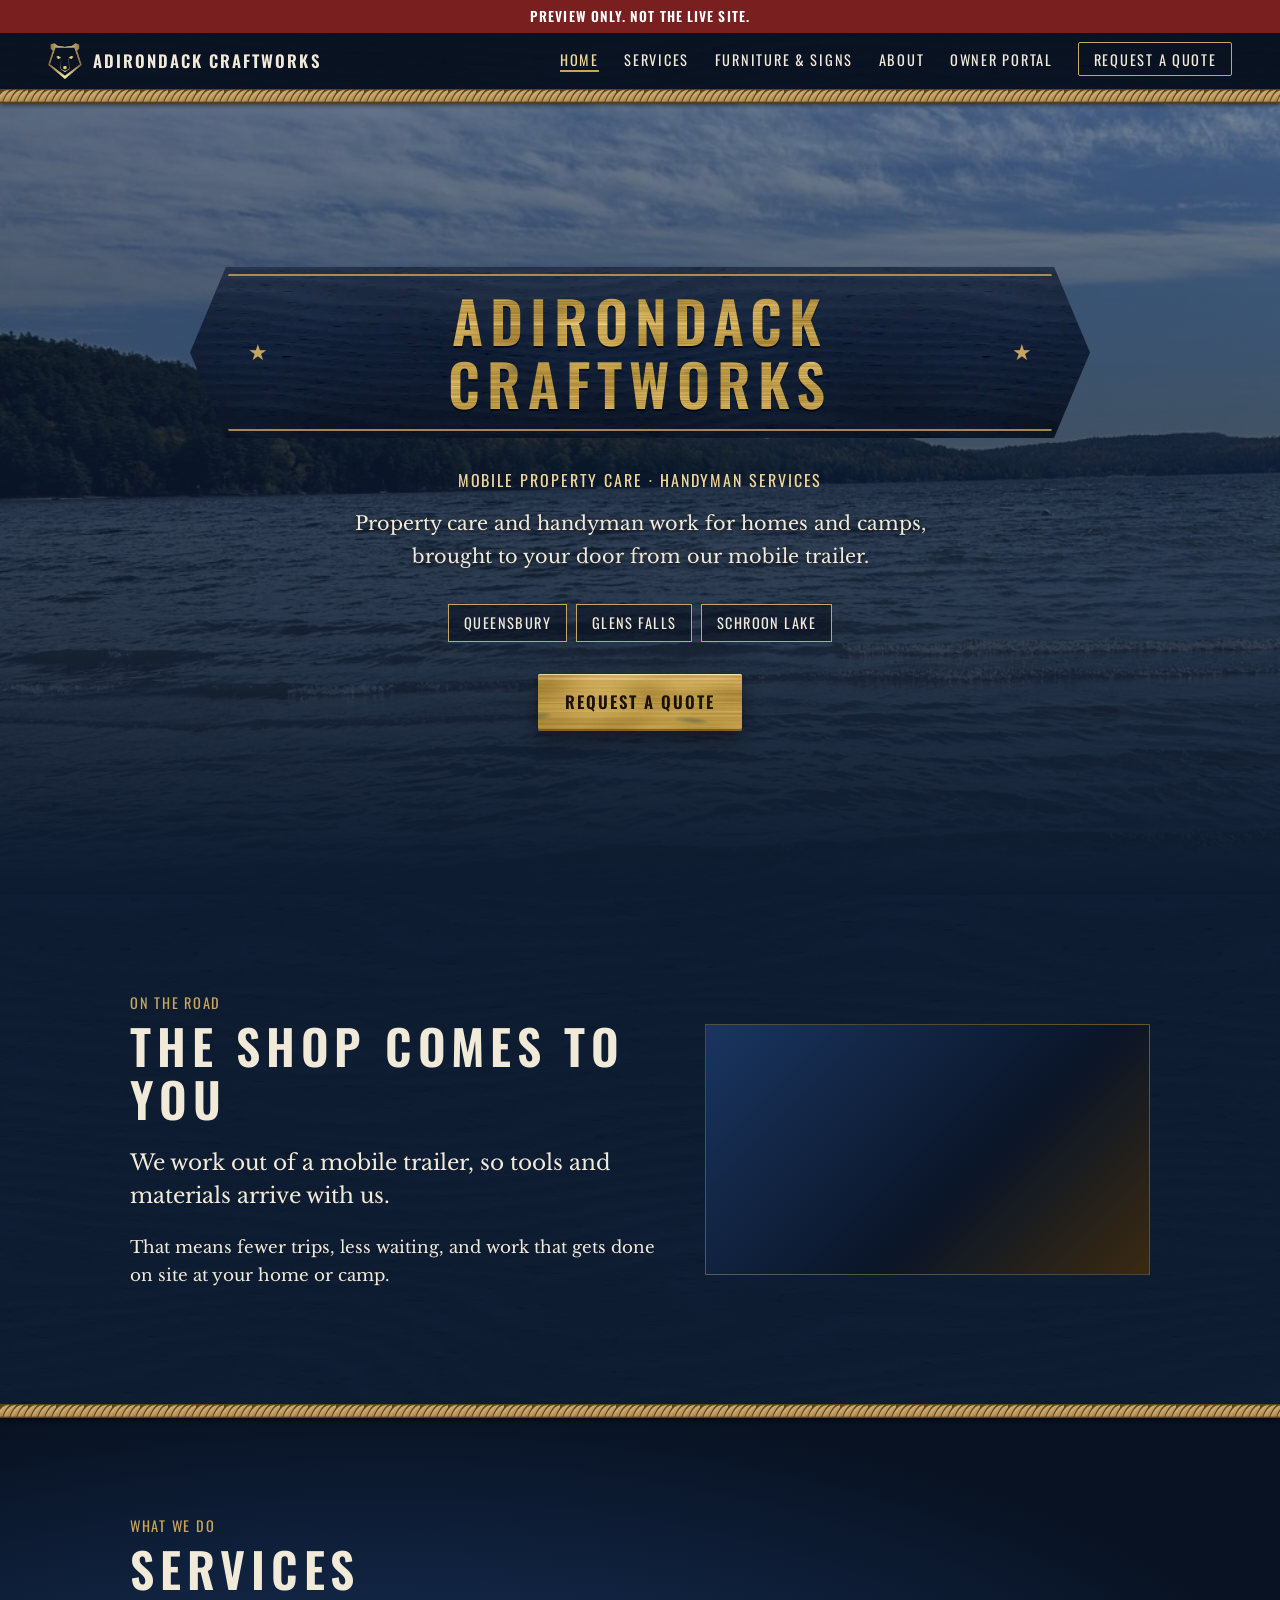
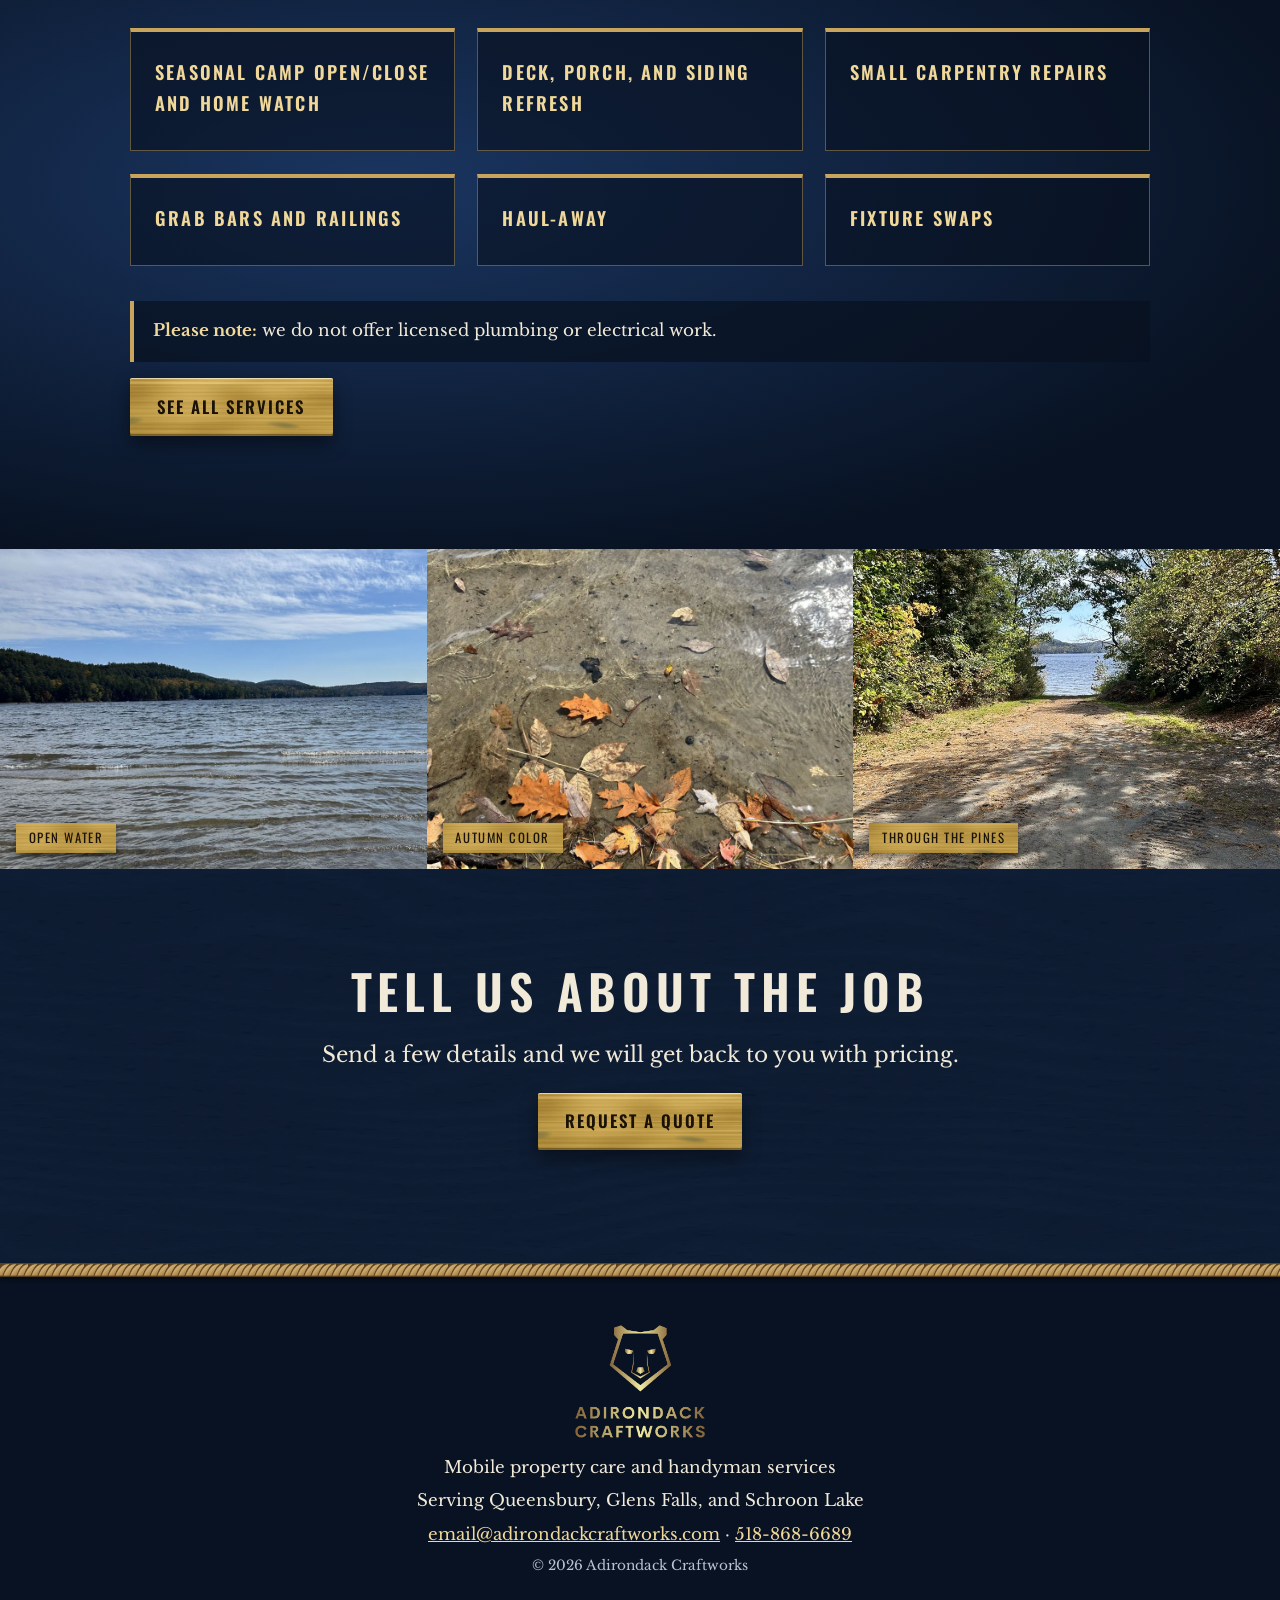
<file: index.html>
<!doctype html>
<html lang="en">
<head>
<meta charset="utf-8">
<meta name="viewport" content="width=device-width, initial-scale=1">
<meta name="robots" content="noindex,nofollow">
<title>Adirondack Craftworks | Mobile Property Care and Handyman Services</title>
<meta name="description" content="Adirondack Craftworks: mobile property care and handyman services in Queensbury, Glens Falls, and Schroon Lake.">
<link rel="preconnect" href="https://fonts.googleapis.com">
<link rel="preconnect" href="https://fonts.gstatic.com" crossorigin>
<link rel="stylesheet" href="https://fonts.googleapis.com/css2?family=Oswald:wght@400;600&family=Libre+Baskerville:ital,wght@0,400;0,700;1,400&display=swap">
<link rel="stylesheet" href="css/style.css">
<link rel="icon" href="images/logo-mark.png" type="image/png">
</head>
<body>
<a class="skip" href="#main">Skip to content</a>
<div class="preview-flag">Preview only. Not the live site.</div>
<header class="bar">
  <a class="brand" href="index.html" aria-label="Adirondack Craftworks, home"><img src="images/logo-mark.png" width="117" height="125" alt=""><span>Adirondack Craftworks</span></a>
  <nav aria-label="Main">
    <ul>
      <li><a href="index.html" aria-current="page">Home</a></li>
      <li><a href="services.html">Services</a></li>
      <li><a href="furniture-signs.html">Furniture &amp; Signs</a></li>
      <li><a href="about.html">About</a></li>
      <li><a href="portal/">Owner Portal</a></li>
      <li><a href="quote.html" class="nav-cta">Request a Quote</a></li>
    </ul>
  </nav>
</header>
<div class="rope" aria-hidden="true"></div>

<main id="main">
  <section class="hero" id="top">
    <div class="hero-inner">
      <div class="quarterboard">
        <span class="star" aria-hidden="true">&#9733;</span>
        <h1>Adirondack Craftworks</h1>
        <span class="star" aria-hidden="true">&#9733;</span>
      </div>
      <p class="hero-sub">Mobile property care &middot; Handyman services</p>
      <p class="hero-lead">Property care and handyman work for homes and camps, brought to your door from our mobile trailer.</p>
      <ul class="areas" aria-label="Service area"><li>Queensbury</li><li>Glens Falls</li><li>Schroon Lake</li></ul>
      <a class="btn brass" href="quote.html">Request a Quote</a>
    </div>
  </section>

  <section class="band navy">
    <div class="wrap two">
      <div>
        <p class="kicker">On the road</p>
        <h2>The shop comes to you</h2>
        <p class="big">We work out of a mobile trailer, so tools and materials arrive with us.</p>
        <p>That means fewer trips, less waiting, and work that gets done on site at your home or camp.</p>
      </div>
      <div class="tile" aria-hidden="true"></div>
    </div>
  </section>

  <div class="rope" aria-hidden="true"></div>

  <section class="band deep">
    <div class="wrap">
      <p class="kicker">What we do</p>
      <h2>Services</h2>
      <ul class="svc-grid">
        <li><h3>Seasonal camp open/close and home watch</h3></li>
        <li><h3>Deck, porch, and siding refresh</h3></li>
        <li><h3>Small carpentry repairs</h3></li>
        <li><h3>Grab bars and railings</h3></li>
        <li><h3>Haul-away</h3></li>
        <li><h3>Fixture swaps</h3></li>
      </ul>
      <p class="note"><strong>Please note:</strong> we do not offer licensed plumbing or electrical work.</p>
      <p><a class="btn brass" href="services.html">See all services</a></p>
    </div>
  </section>

  <section class="strip" aria-label="The Adirondacks">
    <figure><img src="images/area-view-1000.jpg" alt="A mountain lake under a wide sky, with wooded hills along the far shore" width="1000" height="750" loading="lazy"><figcaption>Open water</figcaption></figure>
    <figure><img src="images/leaves-in-lake-1000.jpg" alt="Orange oak and maple leaves resting in clear, shallow water" width="1000" height="750" loading="lazy"><figcaption>Autumn color</figcaption></figure>
    <figure><img src="images/wooded-path-1000.jpg" alt="A sandy path through tall pines toward the water" width="750" height="1000" loading="lazy"><figcaption>Through the pines</figcaption></figure>
  </section>

  <section class="band navy">
    <div class="wrap inquire">
      <h2>Tell us about the job</h2>
      <p class="big">Send a few details and we will get back to you with pricing.</p>
      <p><a class="btn brass" href="quote.html">Request a Quote</a></p>
    </div>
  </section>
</main>

<div class="rope" aria-hidden="true"></div>
<footer class="foot">
  <img src="images/logo-full.png" width="245" height="213" alt="Adirondack Craftworks logo" loading="lazy">
  <p>Mobile property care and handyman services</p>
  <p>Serving Queensbury, Glens Falls, and Schroon Lake</p>
  <p><a href="mailto:email@adirondackcraftworks.com">email@adirondackcraftworks.com</a> &middot; <a href="tel:+15188686689">518-868-6689</a></p>
  <p class="small">&copy; 2026 Adirondack Craftworks</p>
</footer>
</body>
</html>
</file>
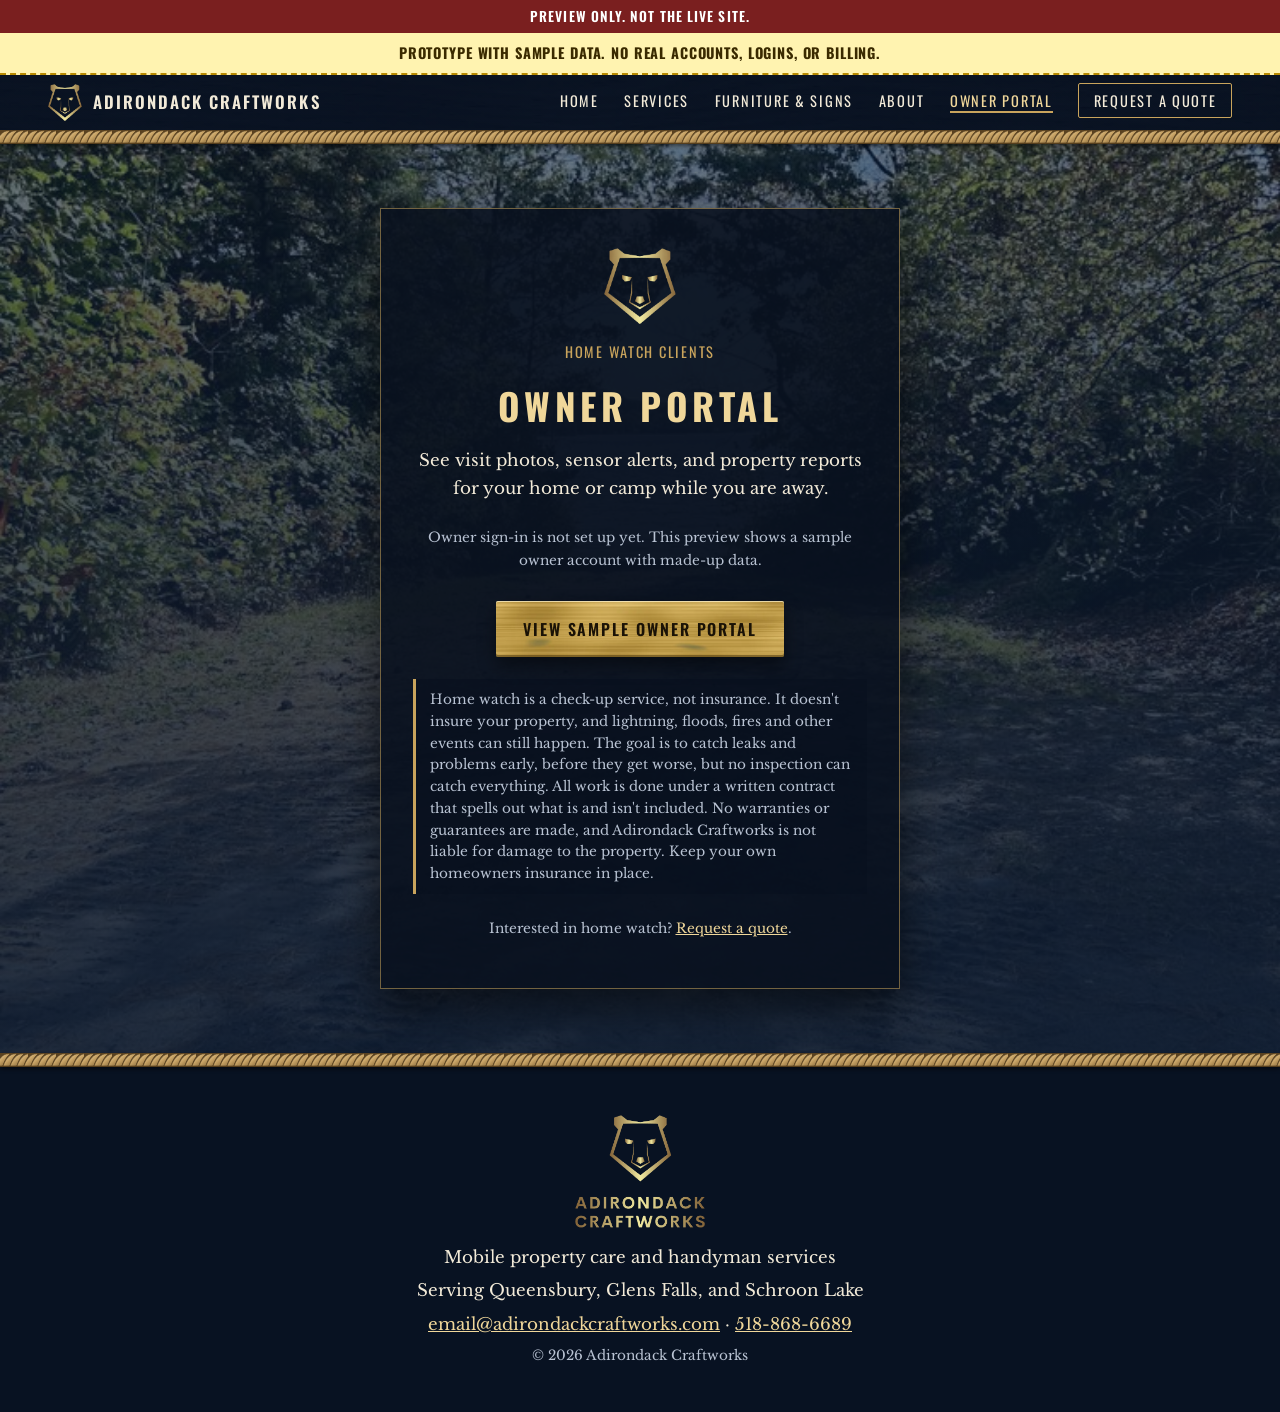
<file: portal/index.html>
<!doctype html>
<html lang="en">
<head>
<meta charset="utf-8">
<meta name="viewport" content="width=device-width, initial-scale=1">
<meta name="robots" content="noindex,nofollow">
<title>Owner Portal | Adirondack Craftworks</title>
<meta name="description" content="Prototype of the Adirondack Craftworks home-watch owner portal, shown with sample data.">
<link rel="preconnect" href="https://fonts.googleapis.com">
<link rel="preconnect" href="https://fonts.gstatic.com" crossorigin>
<link rel="stylesheet" href="https://fonts.googleapis.com/css2?family=Oswald:wght@400;600&family=Libre+Baskerville:ital,wght@0,400;0,700;1,400&display=swap">
<link rel="stylesheet" href="../css/style.css">
<link rel="stylesheet" href="../css/portal.css">
<link rel="icon" href="../images/logo-mark.png" type="image/png">
</head>
<body>
<a class="skip" href="#main">Skip to content</a>
<div class="preview-flag">Preview only. Not the live site.</div>
<div class="proto" role="note">Prototype with sample data. No real accounts, logins, or billing.</div>
<header class="bar">
  <a class="brand" href="../index.html" aria-label="Adirondack Craftworks, home"><img src="../images/logo-mark.png" width="117" height="125" alt=""><span>Adirondack Craftworks</span></a>
  <nav aria-label="Main">
    <ul>
      <li><a href="../index.html">Home</a></li>
      <li><a href="../services.html">Services</a></li>
      <li><a href="../furniture-signs.html">Furniture &amp; Signs</a></li>
      <li><a href="../about.html">About</a></li>
      <li><a href="index.html" aria-current="page">Owner Portal</a></li>
      <li><a href="../quote.html" class="nav-cta">Request a Quote</a></li>
    </ul>
  </nav>
</header>
<div class="rope" aria-hidden="true"></div>

<main id="main">
  <section class="login-wrap">
    <div class="login-card">
      <img src="../images/logo-mark.png" width="117" height="125" alt="">
      <p class="kicker">Home watch clients</p>
      <h1>Owner Portal</h1>
      <p>See visit photos, sensor alerts, and property reports for your home or camp while you are away.</p>
      <p class="small">Owner sign-in is not set up yet. This preview shows a sample owner account with made-up data.</p>
      <a class="btn brass" href="dashboard.html">View sample owner portal</a>
      <!-- LEGAL REVIEW: liability disclaimer -->
      <p class="small disclaimer">Home watch is a check-up service, not insurance. It doesn't insure your property, and lightning, floods, fires and other events can still happen. The goal is to catch leaks and problems early, before they get worse, but no inspection can catch everything. All work is done under a written contract that spells out what is and isn't included. No warranties or guarantees are made, and Adirondack Craftworks is not liable for damage to the property. Keep your own homeowners insurance in place.</p>
      <p class="small">Interested in home watch? <a href="../quote.html">Request a quote</a>.</p>
    </div>
  </section>
</main>

<div class="rope" aria-hidden="true"></div>
<footer class="foot">
  <img src="../images/logo-full.png" width="245" height="213" alt="Adirondack Craftworks logo" loading="lazy">
  <p>Mobile property care and handyman services</p>
  <p>Serving Queensbury, Glens Falls, and Schroon Lake</p>
  <p><a href="mailto:email@adirondackcraftworks.com">email@adirondackcraftworks.com</a> &middot; <a href="tel:+15188686689">518-868-6689</a></p>
  <p class="small">&copy; 2026 Adirondack Craftworks</p>
</footer>
</body>
</html>
</file>
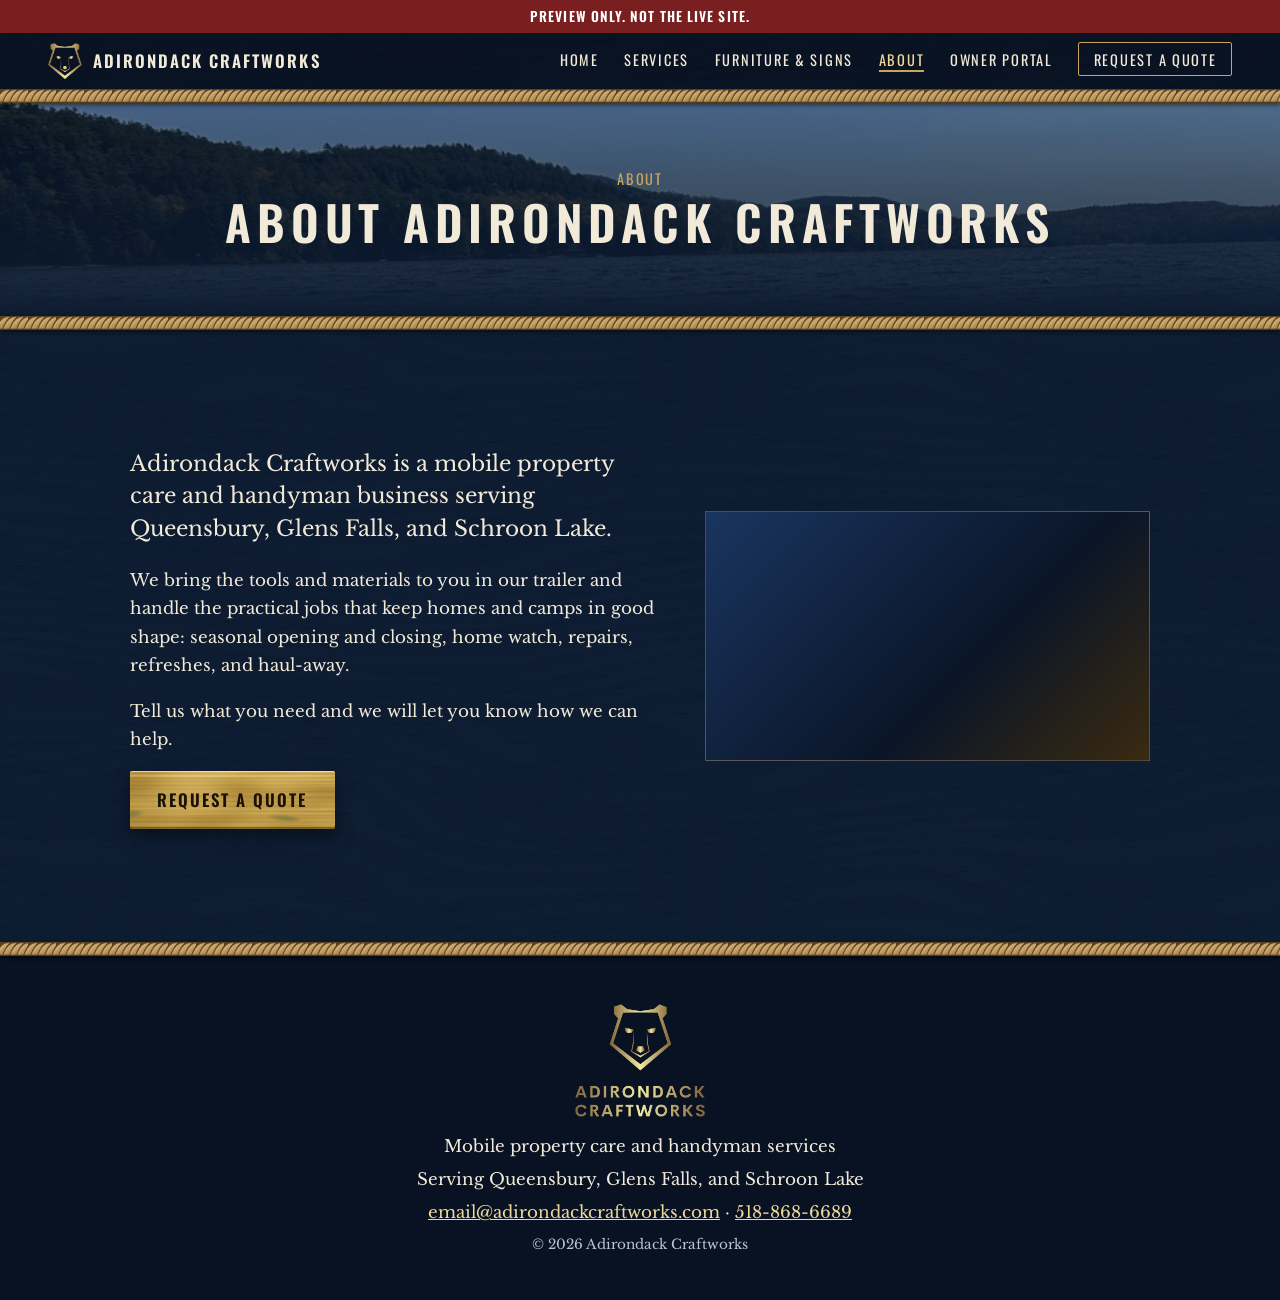
<file: about.html>
<!doctype html>
<html lang="en">
<head>
<meta charset="utf-8">
<meta name="viewport" content="width=device-width, initial-scale=1">
<meta name="robots" content="noindex,nofollow">
<title>About | Adirondack Craftworks</title>
<meta name="description" content="Adirondack Craftworks: mobile property care and handyman services in Queensbury, Glens Falls, and Schroon Lake.">
<link rel="preconnect" href="https://fonts.googleapis.com">
<link rel="preconnect" href="https://fonts.gstatic.com" crossorigin>
<link rel="stylesheet" href="https://fonts.googleapis.com/css2?family=Oswald:wght@400;600&family=Libre+Baskerville:ital,wght@0,400;0,700;1,400&display=swap">
<link rel="stylesheet" href="css/style.css">
<link rel="icon" href="images/logo-mark.png" type="image/png">
</head>
<body>
<a class="skip" href="#main">Skip to content</a>
<div class="preview-flag">Preview only. Not the live site.</div>
<header class="bar">
  <a class="brand" href="index.html" aria-label="Adirondack Craftworks, home"><img src="images/logo-mark.png" width="117" height="125" alt=""><span>Adirondack Craftworks</span></a>
  <nav aria-label="Main">
    <ul>
      <li><a href="index.html">Home</a></li>
      <li><a href="services.html">Services</a></li>
      <li><a href="furniture-signs.html">Furniture &amp; Signs</a></li>
      <li><a href="about.html" aria-current="page">About</a></li>
      <li><a href="portal/">Owner Portal</a></li>
      <li><a href="quote.html" class="nav-cta">Request a Quote</a></li>
    </ul>
  </nav>
</header>
<div class="rope" aria-hidden="true"></div>

<main id="main">
  <section class="hero sub">
    <div class="hero-inner">
      <p class="kicker">About</p>
      <h2>About Adirondack Craftworks</h2>
    </div>
  </section>
  <div class="rope" aria-hidden="true"></div>
  <section class="band navy">
    <div class="wrap two">
      <div>
        <p class="big">Adirondack Craftworks is a mobile property care and handyman business serving Queensbury, Glens Falls, and Schroon Lake.</p>
        <p>We bring the tools and materials to you in our trailer and handle the practical jobs that keep homes and camps in good shape: seasonal opening and closing, home watch, repairs, refreshes, and haul-away.</p>
        <p>Tell us what you need and we will let you know how we can help.</p>
        <p><a class="btn brass" href="quote.html">Request a Quote</a></p>
      </div>
      <div class="tile" aria-hidden="true"></div>
    </div>
  </section>
</main>

<div class="rope" aria-hidden="true"></div>
<footer class="foot">
  <img src="images/logo-full.png" width="245" height="213" alt="Adirondack Craftworks logo" loading="lazy">
  <p>Mobile property care and handyman services</p>
  <p>Serving Queensbury, Glens Falls, and Schroon Lake</p>
  <p><a href="mailto:email@adirondackcraftworks.com">email@adirondackcraftworks.com</a> &middot; <a href="tel:+15188686689">518-868-6689</a></p>
  <p class="small">&copy; 2026 Adirondack Craftworks</p>
</footer>
</body>
</html>
</file>
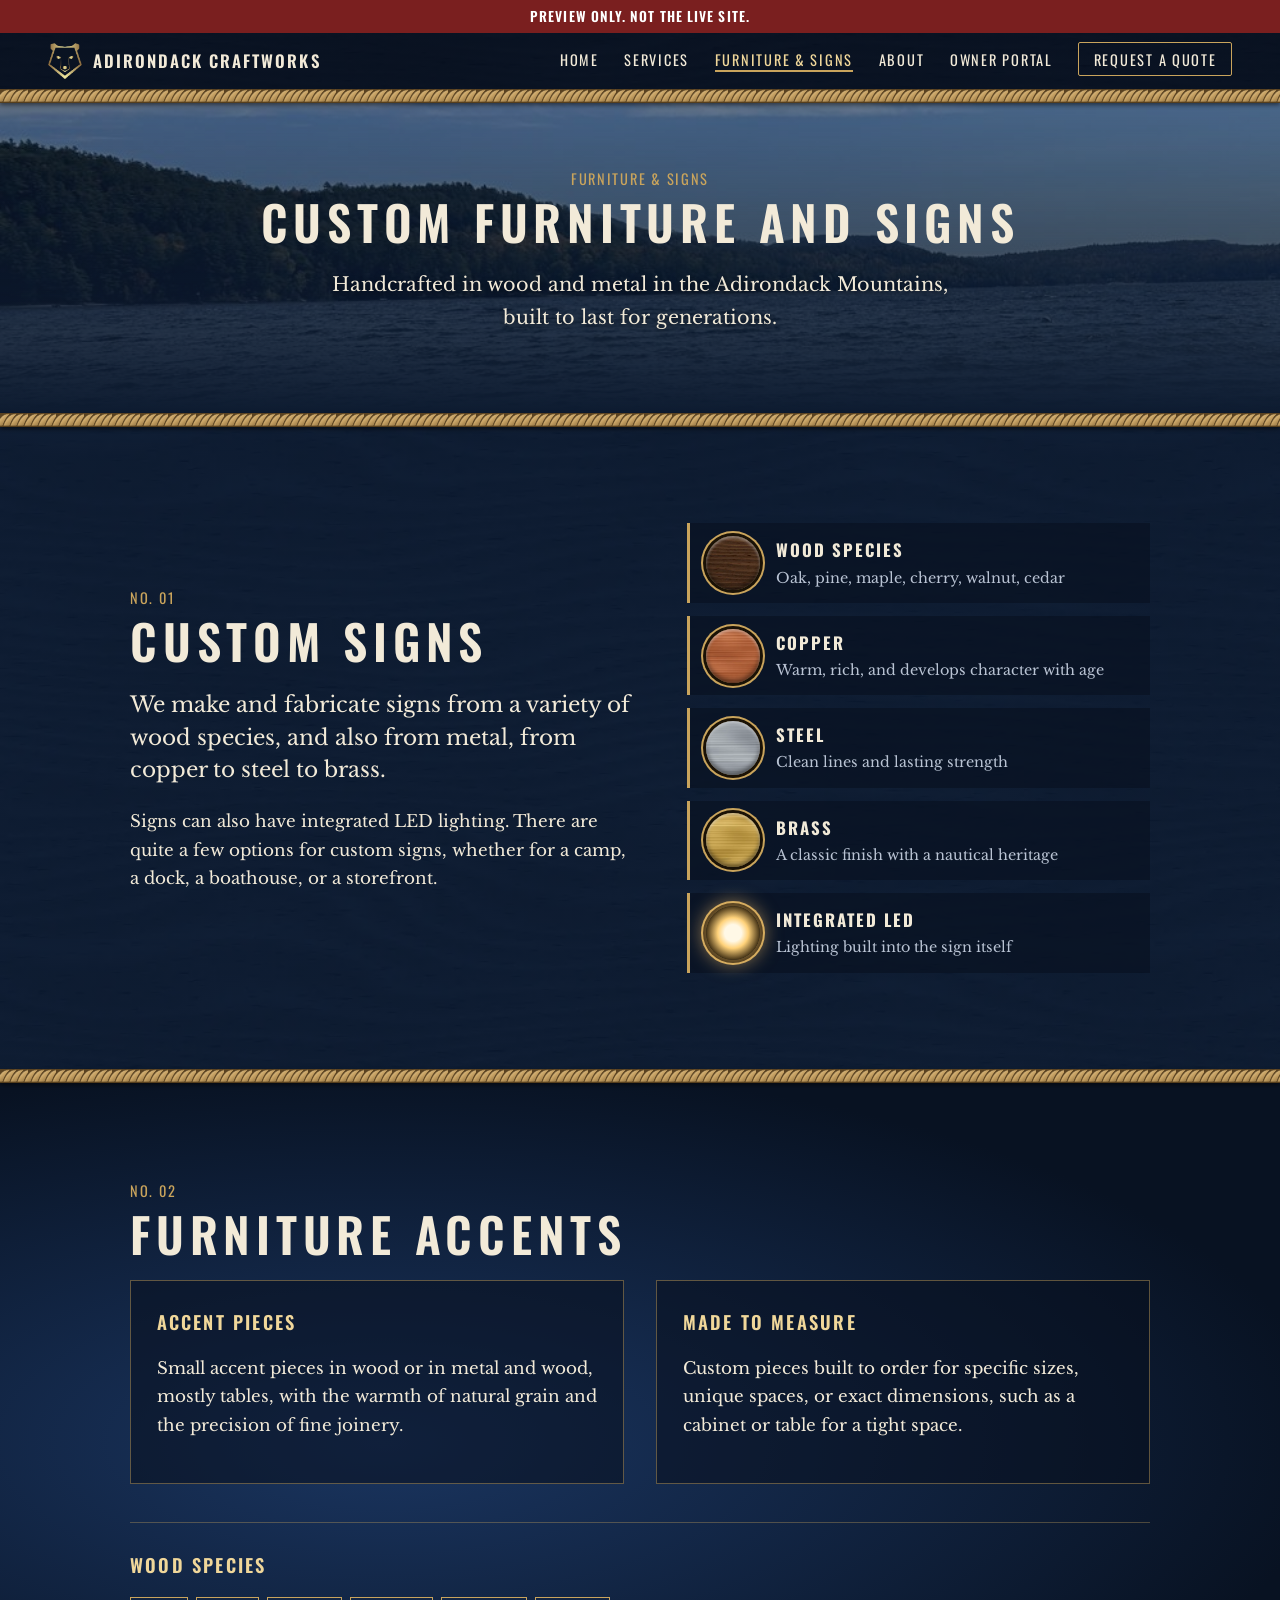
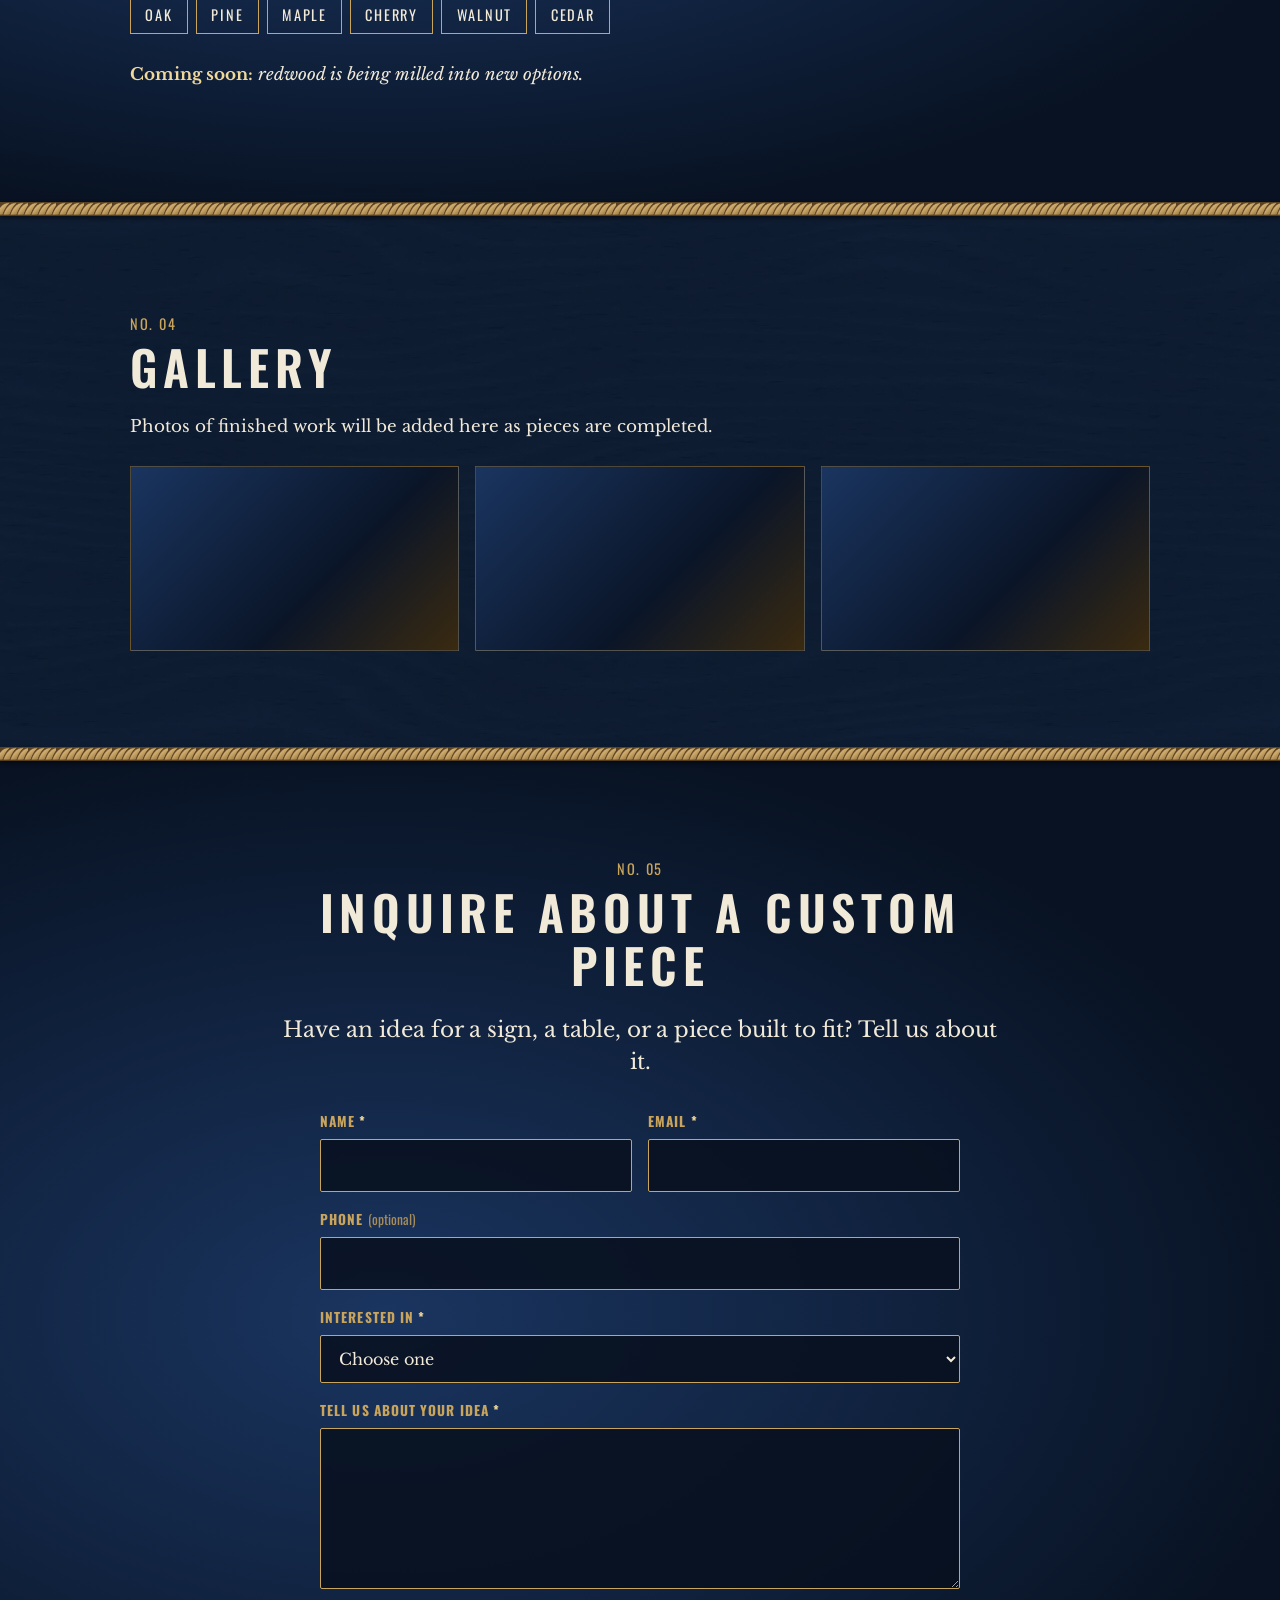
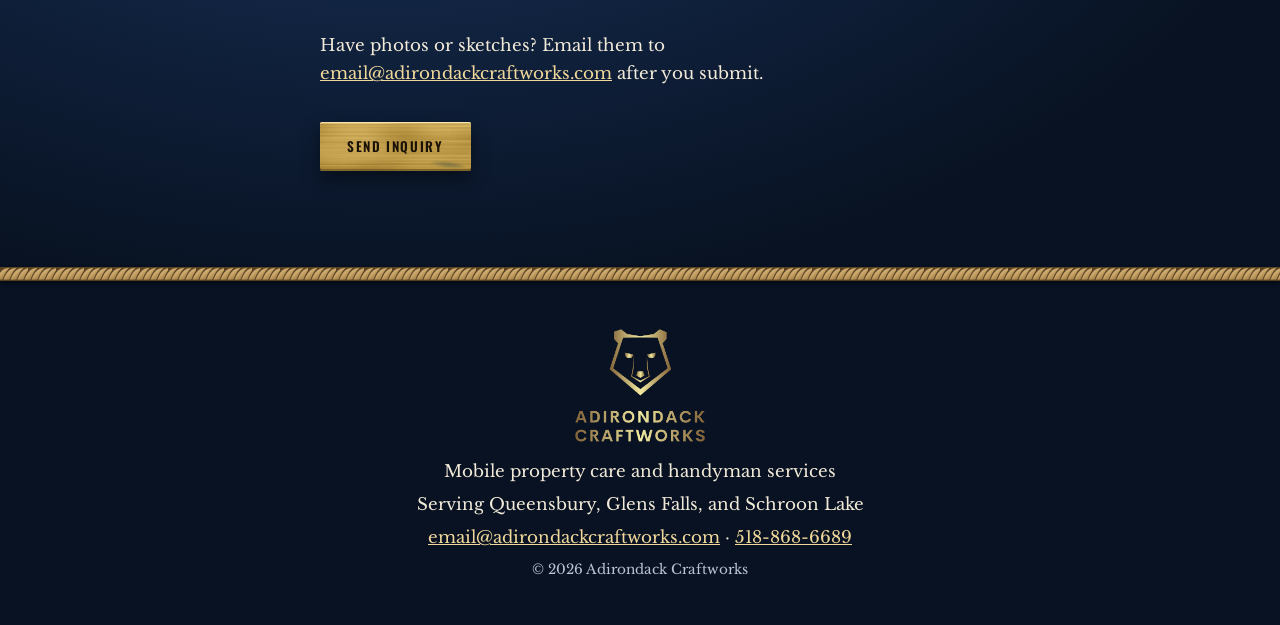
<file: furniture-signs.html>
<!doctype html>
<html lang="en">
<head>
<meta charset="utf-8">
<meta name="viewport" content="width=device-width, initial-scale=1">
<meta name="robots" content="noindex,nofollow">
<title>Furniture &amp; Signs | Adirondack Craftworks</title>
<meta name="description" content="Adirondack Craftworks: mobile property care and handyman services in Queensbury, Glens Falls, and Schroon Lake.">
<link rel="preconnect" href="https://fonts.googleapis.com">
<link rel="preconnect" href="https://fonts.gstatic.com" crossorigin>
<link rel="stylesheet" href="https://fonts.googleapis.com/css2?family=Oswald:wght@400;600&family=Libre+Baskerville:ital,wght@0,400;0,700;1,400&display=swap">
<link rel="stylesheet" href="css/style.css">
<link rel="icon" href="images/logo-mark.png" type="image/png">
</head>
<body>
<a class="skip" href="#main">Skip to content</a>
<div class="preview-flag">Preview only. Not the live site.</div>
<header class="bar">
  <a class="brand" href="index.html" aria-label="Adirondack Craftworks, home"><img src="images/logo-mark.png" width="117" height="125" alt=""><span>Adirondack Craftworks</span></a>
  <nav aria-label="Main">
    <ul>
      <li><a href="index.html">Home</a></li>
      <li><a href="services.html">Services</a></li>
      <li><a href="furniture-signs.html" aria-current="page">Furniture &amp; Signs</a></li>
      <li><a href="about.html">About</a></li>
      <li><a href="portal/">Owner Portal</a></li>
      <li><a href="quote.html" class="nav-cta">Request a Quote</a></li>
    </ul>
  </nav>
</header>
<div class="rope" aria-hidden="true"></div>

<main id="main">
  <section class="hero sub">
    <div class="hero-inner">
      <p class="kicker">Furniture &amp; Signs</p>
      <h2>Custom Furniture and Signs</h2>
      <p class="hero-lead">Handcrafted in wood and metal in the Adirondack Mountains, built to last for generations.</p>
    </div>
  </section>
  <div class="rope" aria-hidden="true"></div>

  <section class="band navy" id="signs">
    <div class="wrap signs">
      <div>
        <p class="kicker">No. 01</p>
        <h2>Custom Signs</h2>
        <p class="big">We make and fabricate signs from a variety of wood species, and also from metal, from copper to steel to brass.</p>
        <p>Signs can also have integrated LED lighting. There are quite a few options for custom signs, whether for a camp, a dock, a boathouse, or a storefront.</p>
      </div>
      <ol class="markers" aria-label="Sign materials">
        <li><span class="m m-wood"></span><b>Wood species</b><small>Oak, pine, maple, cherry, walnut, cedar</small></li>
        <li><span class="m m-copper"></span><b>Copper</b><small>Warm, rich, and develops character with age</small></li>
        <li><span class="m m-steel"></span><b>Steel</b><small>Clean lines and lasting strength</small></li>
        <li><span class="m m-brass"></span><b>Brass</b><small>A classic finish with a nautical heritage</small></li>
        <li><span class="m m-led"></span><b>Integrated LED</b><small>Lighting built into the sign itself</small></li>
      </ol>
    </div>
  </section>

  <div class="rope" aria-hidden="true"></div>

  <section class="band deep" id="furniture">
    <div class="wrap">
      <p class="kicker">No. 02</p>
      <h2>Furniture Accents</h2>
      <div class="cols">
        <article><h3>Accent pieces</h3><p>Small accent pieces in wood or in metal and wood, mostly tables, with the warmth of natural grain and the precision of fine joinery.</p></article>
        <article><h3>Made to measure</h3><p>Custom pieces built to order for specific sizes, unique spaces, or exact dimensions, such as a cabinet or table for a tight space.</p></article>
      </div>
      <div class="species">
        <h3>Wood species</h3>
        <p><span>Oak</span><span>Pine</span><span>Maple</span><span>Cherry</span><span>Walnut</span><span>Cedar</span></p>
        <p class="soon"><strong>Coming soon:</strong> redwood is being milled into new options.</p>
      </div>
    </div>
  </section>

  <div class="rope" aria-hidden="true"></div>

  <section class="band navy" id="gallery">
    <div class="wrap">
      <p class="kicker">No. 04</p>
      <h2>Gallery</h2>
      <p>Photos of finished work will be added here as pieces are completed.</p>
      <div class="ph-grid" aria-hidden="true"><div class="tile"></div><div class="tile"></div><div class="tile"></div></div>
    </div>
  </section>

  <div class="rope" aria-hidden="true"></div>

  <section class="band deep" id="inquire">
    <div class="wrap inquire">
      <p class="kicker">No. 05</p>
      <h2>Inquire About a Custom Piece</h2>
      <p class="big">Have an idea for a sign, a table, or a piece built to fit? Tell us about it.</p>
      <form class="inquiry-form quote-form" action="https://formspree.io/f/maeeenav" method="POST" accept-charset="UTF-8">
        <input type="hidden" name="_subject" value="Adirondack Craftworks furniture/sign inquiry">
        <input type="hidden" name="service" value="Custom furniture or sign">
        <div class="hp" aria-hidden="true"><label for="fs-gotcha">Leave this field empty</label><input id="fs-gotcha" type="text" name="_gotcha" tabindex="-1" autocomplete="off"></div>
        <div class="f-row">
          <div class="f-field"><label for="fs-name">Name <span class="req">*</span></label><input id="fs-name" name="name" type="text" autocomplete="name" required></div>
          <div class="f-field"><label for="fs-email">Email <span class="req">*</span></label><input id="fs-email" name="email" type="email" autocomplete="email" required></div>
        </div>
        <div class="f-field"><label for="fs-phone">Phone <span class="opt">(optional)</span></label><input id="fs-phone" name="phone" type="tel" autocomplete="tel"></div>
        <div class="f-field"><label for="fs-type">Interested in <span class="req">*</span></label>
          <select id="fs-type" name="piece_type" required>
            <option value="" selected disabled>Choose one</option>
            <option value="Custom sign">Custom sign</option>
            <option value="Furniture accent or made-to-measure piece">Furniture accent or made-to-measure piece</option>
            <option value="Other">Other</option>
          </select></div>
        <div class="f-field"><label for="fs-msg">Tell us about your idea <span class="req">*</span></label><textarea id="fs-msg" name="message" rows="5" required></textarea></div>
        <p>Have photos or sketches? Email them to <a href="mailto:email@adirondackcraftworks.com">email@adirondackcraftworks.com</a> after you submit.</p>
        <button class="btn brass" type="submit">Send inquiry</button>
      </form>
    </div>
  </section>
</main>

<div class="rope" aria-hidden="true"></div>
<footer class="foot">
  <img src="images/logo-full.png" width="245" height="213" alt="Adirondack Craftworks logo" loading="lazy">
  <p>Mobile property care and handyman services</p>
  <p>Serving Queensbury, Glens Falls, and Schroon Lake</p>
  <p><a href="mailto:email@adirondackcraftworks.com">email@adirondackcraftworks.com</a> &middot; <a href="tel:+15188686689">518-868-6689</a></p>
  <p class="small">&copy; 2026 Adirondack Craftworks</p>
</footer>
</body>
</html>
</file>
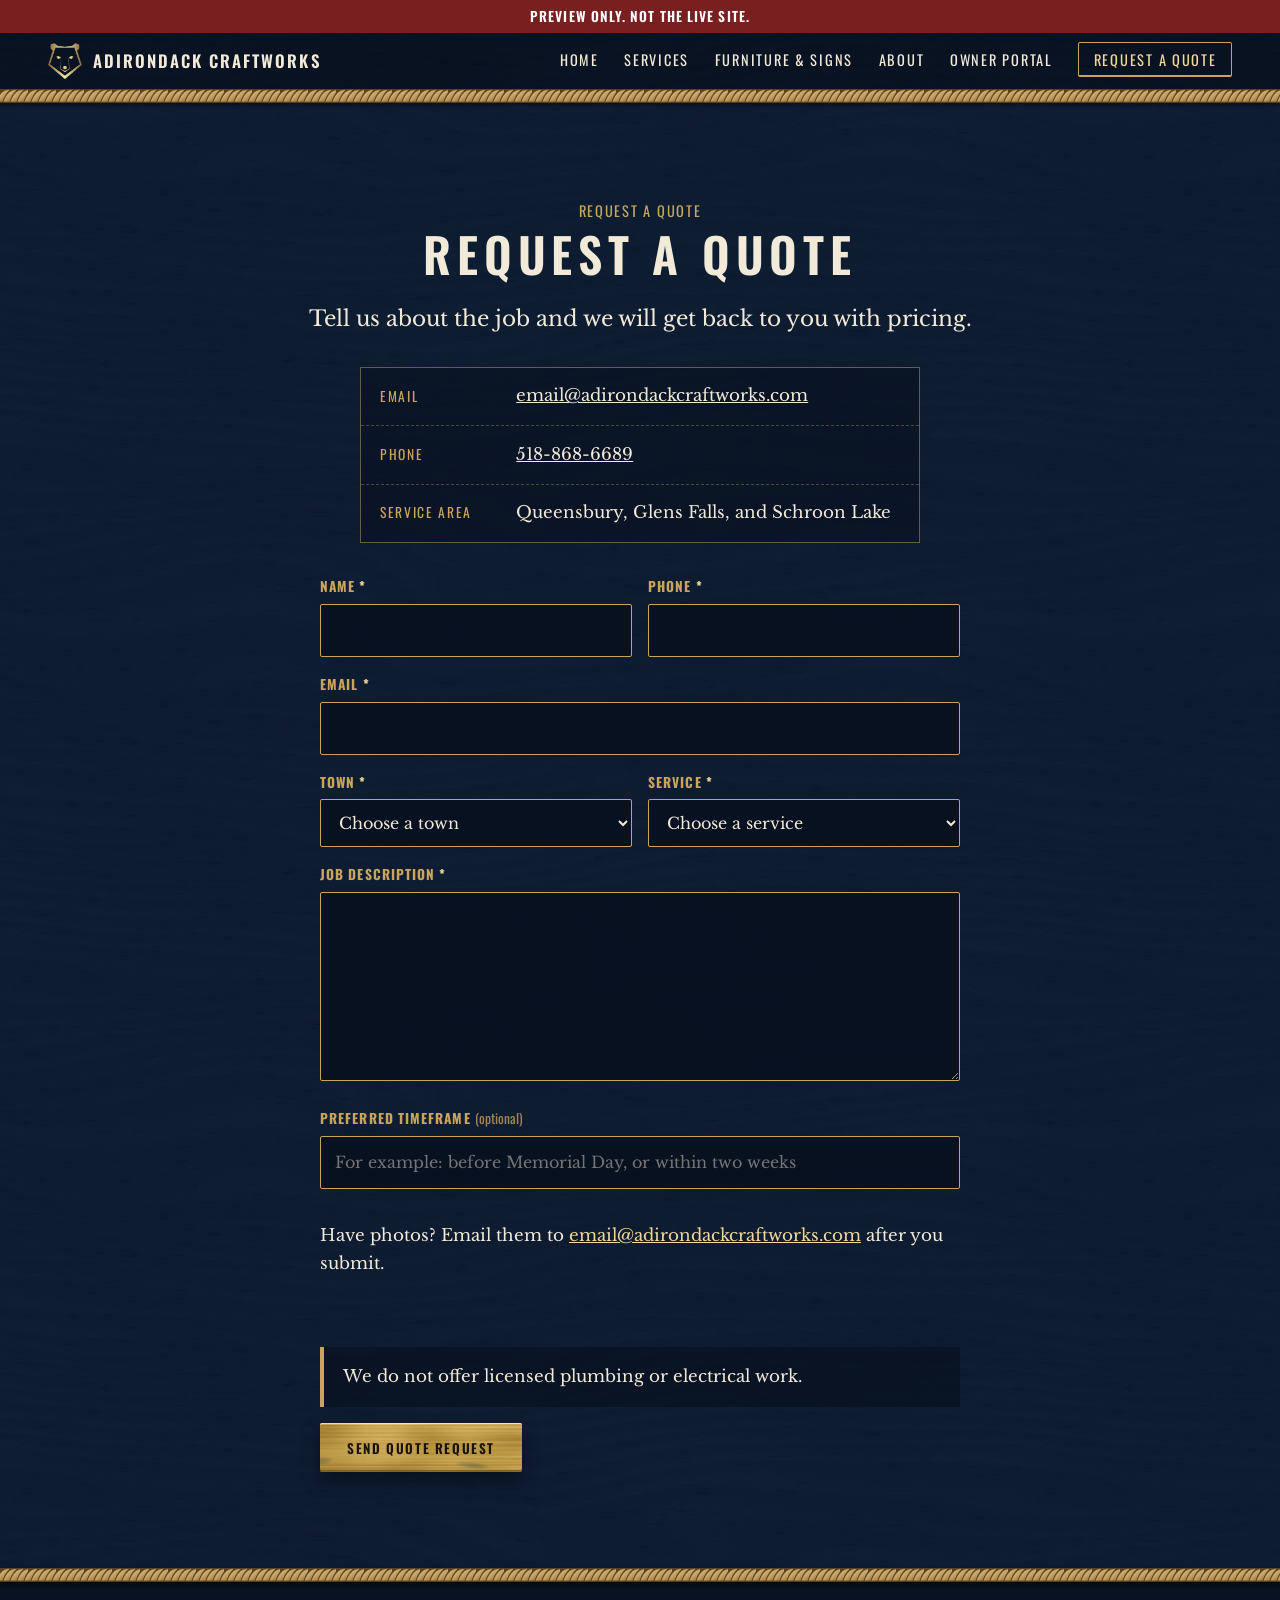
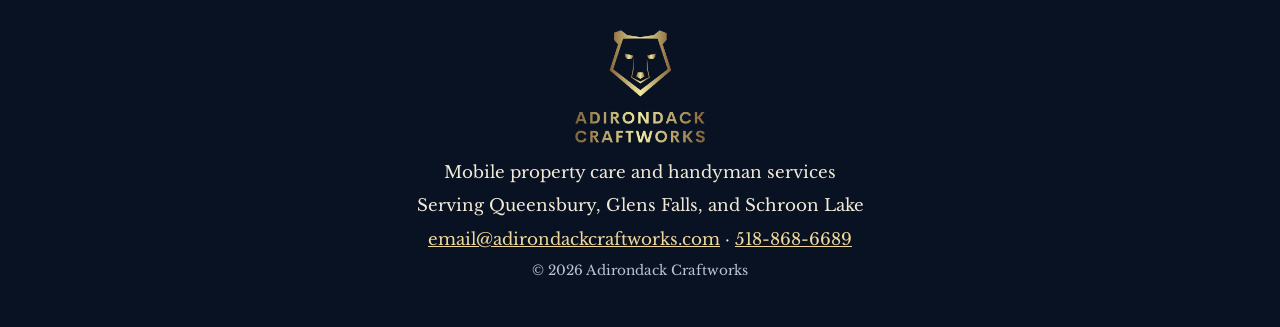
<file: quote.html>
<!doctype html>
<html lang="en">
<head>
<meta charset="utf-8">
<meta name="viewport" content="width=device-width, initial-scale=1">
<meta name="robots" content="noindex,nofollow">
<title>Request a Quote | Adirondack Craftworks</title>
<meta name="description" content="Adirondack Craftworks: mobile property care and handyman services in Queensbury, Glens Falls, and Schroon Lake.">
<link rel="preconnect" href="https://fonts.googleapis.com">
<link rel="preconnect" href="https://fonts.gstatic.com" crossorigin>
<link rel="stylesheet" href="https://fonts.googleapis.com/css2?family=Oswald:wght@400;600&family=Libre+Baskerville:ital,wght@0,400;0,700;1,400&display=swap">
<link rel="stylesheet" href="css/style.css">
<link rel="icon" href="images/logo-mark.png" type="image/png">
</head>
<body>
<a class="skip" href="#main">Skip to content</a>
<div class="preview-flag">Preview only. Not the live site.</div>
<header class="bar">
  <a class="brand" href="index.html" aria-label="Adirondack Craftworks, home"><img src="images/logo-mark.png" width="117" height="125" alt=""><span>Adirondack Craftworks</span></a>
  <nav aria-label="Main">
    <ul>
      <li><a href="index.html">Home</a></li>
      <li><a href="services.html">Services</a></li>
      <li><a href="furniture-signs.html">Furniture &amp; Signs</a></li>
      <li><a href="about.html">About</a></li>
      <li><a href="portal/">Owner Portal</a></li>
      <li><a href="quote.html" class="nav-cta" aria-current="page">Request a Quote</a></li>
    </ul>
  </nav>
</header>
<div class="rope" aria-hidden="true"></div>

<main id="main">
  <section class="band navy">
    <div class="wrap inquire">
      <p class="kicker">Request a Quote</p>
      <h2>Request a Quote</h2>
      <p class="big">Tell us about the job and we will get back to you with pricing.</p>
      <ul class="log">
        <li><span>Email</span><a href="mailto:email@adirondackcraftworks.com">email@adirondackcraftworks.com</a></li>
        <li><span>Phone</span><a href="tel:+15188686689">518-868-6689</a></li>
        <li><span>Service area</span>Queensbury, Glens Falls, and Schroon Lake</li>
      </ul>
      <form class="inquiry-form quote-form" action="https://formspree.io/f/maeeenav" method="POST" accept-charset="UTF-8">
        <input type="hidden" name="_subject" value="Adirondack Craftworks quote request">
        <div class="hp" aria-hidden="true"><label for="f-gotcha">Leave this field empty</label><input id="f-gotcha" type="text" name="_gotcha" tabindex="-1" autocomplete="off"></div>
        <div class="f-row">
          <div class="f-field"><label for="f-name">Name <span class="req">*</span></label><input id="f-name" name="name" type="text" autocomplete="name" required></div>
          <div class="f-field"><label for="f-phone">Phone <span class="req">*</span></label><input id="f-phone" name="phone" type="tel" autocomplete="tel" required></div>
        </div>
        <div class="f-field"><label for="f-email">Email <span class="req">*</span></label><input id="f-email" name="email" type="email" autocomplete="email" required></div>
        <div class="f-row">
          <div class="f-field"><label for="f-town">Town <span class="req">*</span></label>
            <select id="f-town" name="town" required>
              <option value="" selected disabled>Choose a town</option>
              <option value="Queensbury">Queensbury</option>
              <option value="Glens Falls">Glens Falls</option>
              <option value="Schroon Lake">Schroon Lake</option>
              <option value="Other">Other</option>
            </select></div>
          <div class="f-field"><label for="f-service">Service <span class="req">*</span></label>
            <select id="f-service" name="service" required>
              <option value="" selected disabled>Choose a service</option>
              <option value="Seasonal camp open/close and home watch">Seasonal camp open/close and home watch</option>
              <option value="Deck, porch, and siding refresh">Deck, porch, and siding refresh</option>
              <option value="Small carpentry repairs">Small carpentry repairs</option>
              <option value="Grab bars and railings">Grab bars and railings</option>
              <option value="Haul-away">Haul-away</option>
              <option value="Fixture swaps">Fixture swaps</option>
              <option value="Custom furniture or sign">Custom furniture or sign</option>
              <option value="Other">Other</option>
            </select></div>
        </div>
        <div class="f-field"><label for="f-desc">Job description <span class="req">*</span></label><textarea id="f-desc" name="job_description" rows="6" required></textarea></div>
        <div class="f-field"><label for="f-time">Preferred timeframe <span class="opt">(optional)</span></label><input id="f-time" name="preferred_timeframe" type="text" placeholder="For example: before Memorial Day, or within two weeks"></div>
        <p>Have photos? Email them to <a href="mailto:email@adirondackcraftworks.com">email@adirondackcraftworks.com</a> after you submit.</p>
        <p class="note">We do not offer licensed plumbing or electrical work.</p>
        <button class="btn brass" type="submit">Send quote request</button>
      </form>
    </div>
  </section>
</main>

<div class="rope" aria-hidden="true"></div>
<footer class="foot">
  <img src="images/logo-full.png" width="245" height="213" alt="Adirondack Craftworks logo" loading="lazy">
  <p>Mobile property care and handyman services</p>
  <p>Serving Queensbury, Glens Falls, and Schroon Lake</p>
  <p><a href="mailto:email@adirondackcraftworks.com">email@adirondackcraftworks.com</a> &middot; <a href="tel:+15188686689">518-868-6689</a></p>
  <p class="small">&copy; 2026 Adirondack Craftworks</p>
</footer>
</body>
</html>
</file>
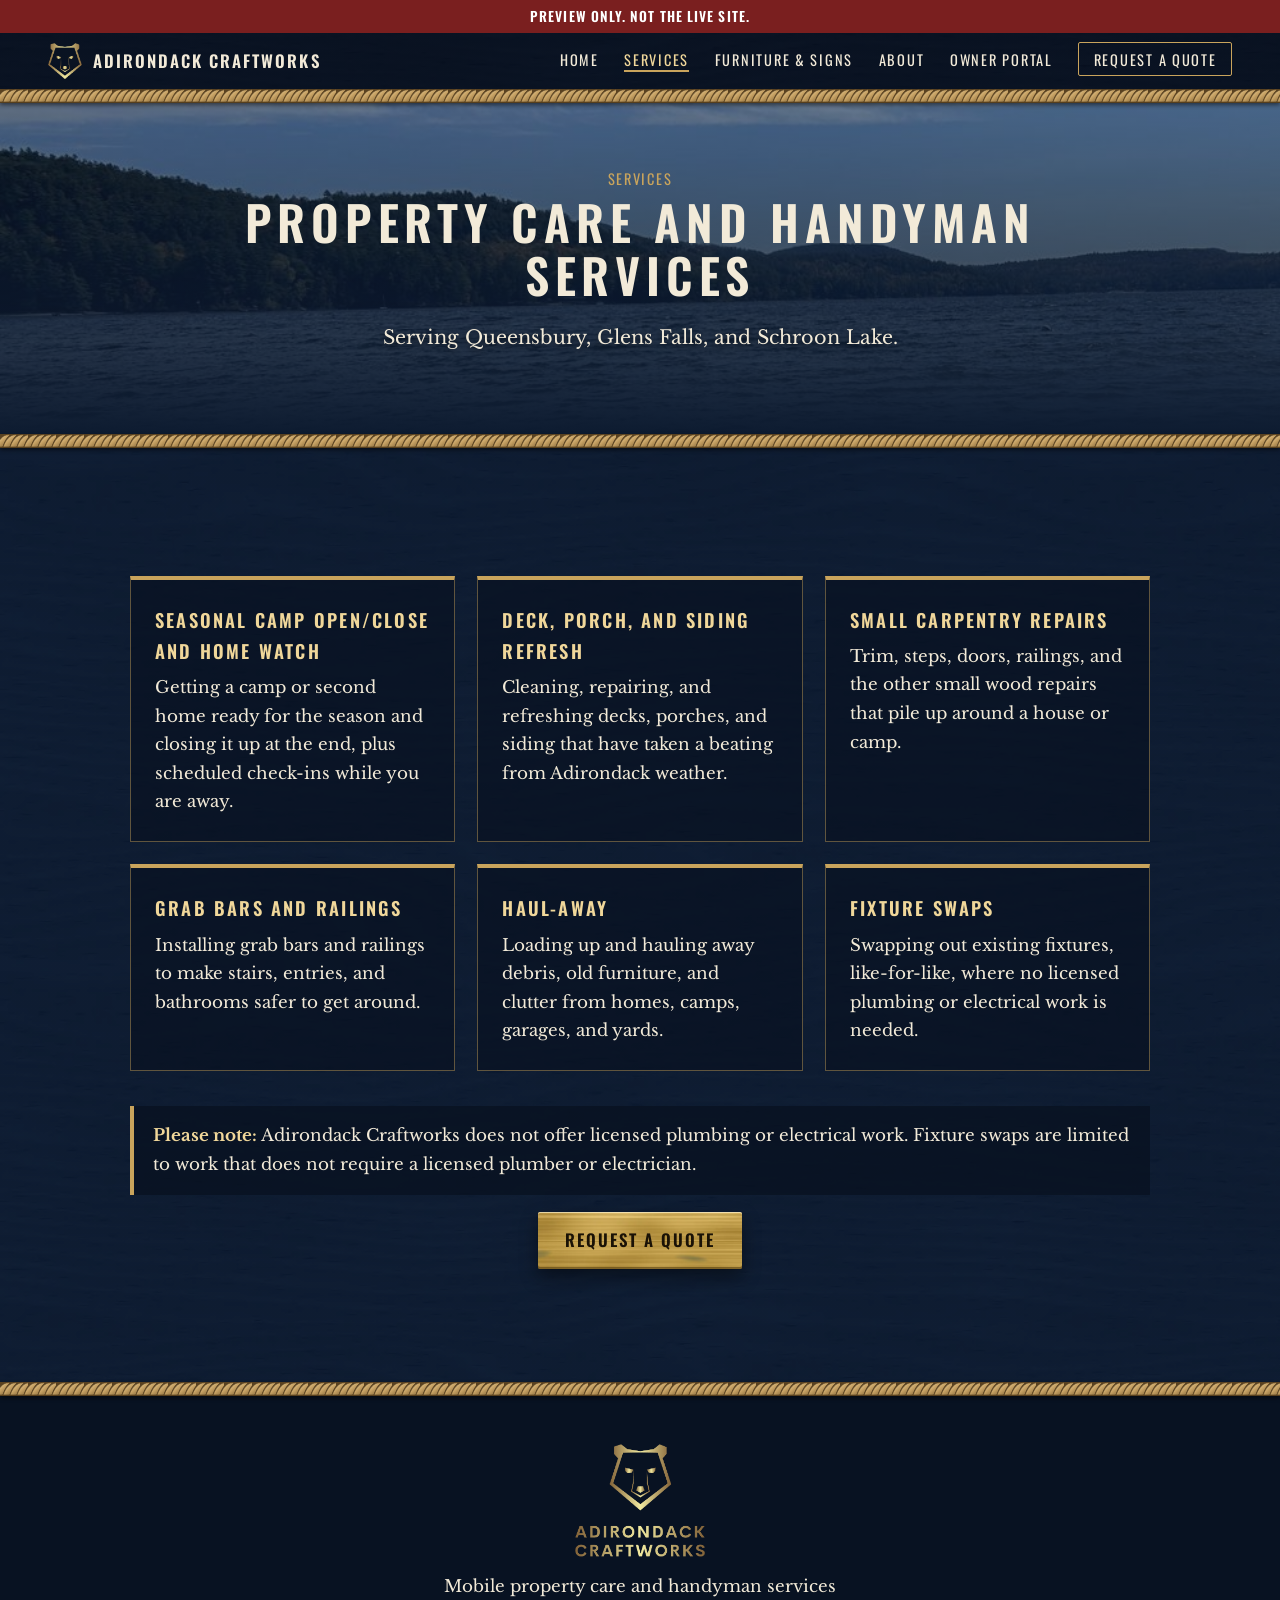
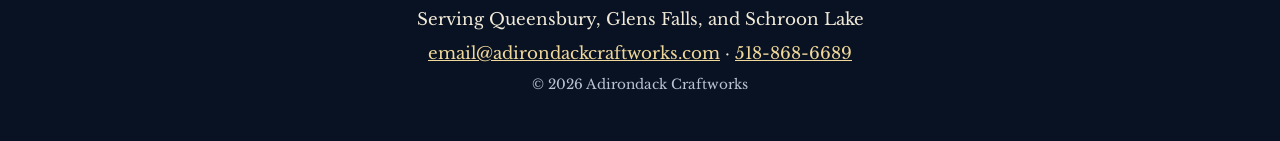
<file: services.html>
<!doctype html>
<html lang="en">
<head>
<meta charset="utf-8">
<meta name="viewport" content="width=device-width, initial-scale=1">
<meta name="robots" content="noindex,nofollow">
<title>Services | Adirondack Craftworks</title>
<meta name="description" content="Adirondack Craftworks: mobile property care and handyman services in Queensbury, Glens Falls, and Schroon Lake.">
<link rel="preconnect" href="https://fonts.googleapis.com">
<link rel="preconnect" href="https://fonts.gstatic.com" crossorigin>
<link rel="stylesheet" href="https://fonts.googleapis.com/css2?family=Oswald:wght@400;600&family=Libre+Baskerville:ital,wght@0,400;0,700;1,400&display=swap">
<link rel="stylesheet" href="css/style.css">
<link rel="icon" href="images/logo-mark.png" type="image/png">
</head>
<body>
<a class="skip" href="#main">Skip to content</a>
<div class="preview-flag">Preview only. Not the live site.</div>
<header class="bar">
  <a class="brand" href="index.html" aria-label="Adirondack Craftworks, home"><img src="images/logo-mark.png" width="117" height="125" alt=""><span>Adirondack Craftworks</span></a>
  <nav aria-label="Main">
    <ul>
      <li><a href="index.html">Home</a></li>
      <li><a href="services.html" aria-current="page">Services</a></li>
      <li><a href="furniture-signs.html">Furniture &amp; Signs</a></li>
      <li><a href="about.html">About</a></li>
      <li><a href="portal/">Owner Portal</a></li>
      <li><a href="quote.html" class="nav-cta">Request a Quote</a></li>
    </ul>
  </nav>
</header>
<div class="rope" aria-hidden="true"></div>

<main id="main">
  <section class="hero sub">
    <div class="hero-inner">
      <p class="kicker">Services</p>
      <h2>Property care and handyman services</h2>
      <p class="hero-lead">Serving Queensbury, Glens Falls, and Schroon Lake.</p>
    </div>
  </section>
  <div class="rope" aria-hidden="true"></div>
  <section class="band navy">
    <div class="wrap">
      <ul class="svc-grid">
        <li><h3>Seasonal camp open/close and home watch</h3><p>Getting a camp or second home ready for the season and closing it up at the end, plus scheduled check-ins while you are away.</p></li>
        <li><h3>Deck, porch, and siding refresh</h3><p>Cleaning, repairing, and refreshing decks, porches, and siding that have taken a beating from Adirondack weather.</p></li>
        <li><h3>Small carpentry repairs</h3><p>Trim, steps, doors, railings, and the other small wood repairs that pile up around a house or camp.</p></li>
        <li><h3>Grab bars and railings</h3><p>Installing grab bars and railings to make stairs, entries, and bathrooms safer to get around.</p></li>
        <li><h3>Haul-away</h3><p>Loading up and hauling away debris, old furniture, and clutter from homes, camps, garages, and yards.</p></li>
        <li><h3>Fixture swaps</h3><p>Swapping out existing fixtures, like-for-like, where no licensed plumbing or electrical work is needed.</p></li>
      </ul>
      <p class="note"><strong>Please note:</strong> Adirondack Craftworks does not offer licensed plumbing or electrical work. Fixture swaps are limited to work that does not require a licensed plumber or electrician.</p>
      <p class="center"><a class="btn brass" href="quote.html">Request a Quote</a></p>
    </div>
  </section>
</main>

<div class="rope" aria-hidden="true"></div>
<footer class="foot">
  <img src="images/logo-full.png" width="245" height="213" alt="Adirondack Craftworks logo" loading="lazy">
  <p>Mobile property care and handyman services</p>
  <p>Serving Queensbury, Glens Falls, and Schroon Lake</p>
  <p><a href="mailto:email@adirondackcraftworks.com">email@adirondackcraftworks.com</a> &middot; <a href="tel:+15188686689">518-868-6689</a></p>
  <p class="small">&copy; 2026 Adirondack Craftworks</p>
</footer>
</body>
</html>
</file>
<file: css/style.css>
:root{--navy:#0d1b30;--navy-2:#13284a;--brass:#c9a45c;--brass-hi:#f0d79a;--cream:#f2ead8;--muted:#b9c3d3}
*{box-sizing:border-box}
html{scroll-behavior:smooth}
body{margin:0;background:var(--navy);color:var(--cream);font:400 1.05rem/1.7 "Libre Baskerville",Georgia,serif}
img{max-width:100%;height:auto;display:block}
h1,h2,h3,.brand span,nav a,.btn,.kicker,.hero-sub,.markers b,.log span,.species span,.porthole p,figcaption{font-family:Oswald,"Arial Narrow",sans-serif;text-transform:uppercase;letter-spacing:.12em}
a{color:var(--brass-hi)}
a:focus-visible,.btn:focus-visible{outline:3px solid var(--brass-hi);outline-offset:3px}
.skip{position:absolute;left:-999px;top:0;background:var(--cream);color:var(--navy);padding:.5rem 1rem;z-index:30}.skip:focus{left:1rem}
.rope{height:14px;background:url(../tex/rope.svg) repeat-x 0 0/28px 14px;box-shadow:0 2px 4px rgba(0,0,0,.5);position:relative;z-index:2}

.bar{position:sticky;top:0;z-index:20;display:flex;align-items:center;justify-content:space-between;gap:1rem;padding:.6rem clamp(1rem,4vw,3rem);
  background:linear-gradient(rgba(8,16,30,.85),rgba(8,16,30,.85)),url(../tex/navy-plank.webp) center/900px auto}
.bar+.rope{position:sticky;top:58px;z-index:19}
.brand{display:flex;align-items:center;gap:.7rem;text-decoration:none;color:var(--cream)}
.brand img{width:34px}
.brand span{font-weight:600;font-size:1.05rem}
.bar ul{list-style:none;margin:0;padding:0;display:flex;gap:1.6rem;align-items:center}
.bar nav a{color:var(--cream);text-decoration:none;font-size:.9rem}
.bar nav a:hover{color:var(--brass-hi)}
.nav-cta{border:1px solid var(--brass);padding:.35rem .9rem;border-radius:2px}

.hero{position:relative;min-height:88vh;display:flex;align-items:center;justify-content:center;text-align:center;padding:5rem 1.2rem;
}
.hero{background:linear-gradient(180deg,rgba(13,27,48,.5),rgba(13,27,48,.85) 75%,var(--navy)),url(../images/area-view-1000.jpg) center 40%/cover,var(--navy-2)}
.hero-inner{max-width:900px}
.quarterboard{display:flex;align-items:center;justify-content:center;gap:1.2rem;padding:1.4rem 3.6rem;margin:0 auto;
  background:linear-gradient(180deg,rgba(255,255,255,.08),transparent 40%,rgba(0,0,0,.35)),url(../tex/navy-plank.webp) center/700px auto,var(--navy-2);
  clip-path:polygon(0 50%,4% 0,96% 0,100% 50%,96% 100%,4% 100%);
  filter:drop-shadow(0 14px 22px rgba(0,0,0,.6));position:relative}
.quarterboard::before{content:"";position:absolute;inset:7px;clip-path:polygon(0 50%,3.6% 0,96.4% 0,100% 50%,96.4% 100%,3.6% 100%);
  border:0;background:linear-gradient(var(--brass),var(--brass)) top/100% 2px no-repeat,linear-gradient(var(--brass),var(--brass)) bottom/100% 2px no-repeat;opacity:.8}
.quarterboard h1{margin:0;font-size:clamp(1.6rem,5.5vw,3.6rem);font-weight:600;line-height:1.1;
  background:url(../tex/brass.webp) center/600px auto;-webkit-background-clip:text;background-clip:text;color:transparent;
  filter:drop-shadow(0 2px 0 rgba(0,0,0,.6))}
.star{color:var(--brass);font-size:1.4rem}
.hero-sub{color:var(--brass-hi);margin:1.8rem 0 .8rem;font-size:1rem}
.hero-lead{font-size:1.2rem;max-width:44ch;margin:0 auto 2rem;color:var(--cream);text-shadow:0 2px 6px rgba(0,0,0,.6)}
.btn{display:inline-block;padding:.9rem 1.7rem;text-decoration:none;font-weight:600;border-radius:2px}
.btn.brass{color:#1a1206;background:url(../tex/brass.webp) center/500px auto,var(--brass);box-shadow:inset 0 1px 0 rgba(255,245,210,.7),inset 0 -2px 0 rgba(70,50,10,.5),0 8px 18px rgba(0,0,0,.45)}
.btn.brass:hover{filter:brightness(1.08)}

.band{padding:clamp(3.5rem,8vw,6rem) 0;position:relative}
.band.navy{background:linear-gradient(rgba(13,27,48,.78),rgba(13,27,48,.78)),url(../tex/navy-plank.webp) 0 0/1024px 512px}
.band.deep{background:radial-gradient(ellipse at 30% 50%,#1a3560,#081222 75%)}
.band.brassband{color:#1a1206;background:linear-gradient(90deg,rgba(255,240,200,.15),transparent 40%,rgba(60,40,5,.2)),url(../tex/brass.webp) center/1024px 100%,var(--brass)}
.wrap{max-width:1100px;margin:0 auto;padding:0 clamp(1.2rem,4vw,2.5rem)}
.kicker{color:var(--brass);margin:0 0 .3rem;font-size:.9rem}
.brassband .kicker{color:#4a3610}
h2{font-size:clamp(1.9rem,4.4vw,3rem);margin:0 0 1.2rem;line-height:1.1;font-weight:600}
.big{font-size:1.35rem;line-height:1.5}
.signs{display:grid;grid-template-columns:1.1fr 1fr;gap:3rem;align-items:center}
.markers{list-style:none;margin:0;padding:0;display:grid;gap:.8rem}
.markers li{display:grid;grid-template-columns:54px 1fr;grid-template-rows:auto auto;column-gap:1rem;align-items:center;padding:.8rem 1rem;background:rgba(8,16,30,.6);border-left:3px solid var(--brass)}
.m{grid-row:span 2;width:54px;height:54px;border-radius:50%;box-shadow:inset 0 2px 3px rgba(255,255,255,.4),inset 0 -3px 4px rgba(0,0,0,.45),0 0 0 3px #1a1206,0 0 0 5px var(--brass)}
.markers small{color:var(--muted);font-size:.9rem}
.m-wood{background:url(../tex/walnut.webp) center/300px auto}
.m-copper{background:url(../tex/copper.webp) center/300px auto}
.m-steel{background:url(../tex/steel.webp) center/300px auto}
.m-brass{background:url(../tex/brass.webp) center/300px auto}
.m-led{background:radial-gradient(circle,#fff8e6 0 22%,#ffd27a 40%,#3a2a10 72%);box-shadow:0 0 18px 4px rgba(255,200,110,.55),0 0 0 3px #1a1206,0 0 0 5px var(--brass)}
.cols{display:grid;grid-template-columns:1fr 1fr;gap:2rem}
.cols article{padding:1.6rem;border:1px solid rgba(201,164,92,.45);background:rgba(8,16,30,.55)}
h3{color:var(--brass-hi);font-size:1.15rem;margin:0 0 .5rem;font-weight:600}
.species{margin-top:2.4rem;padding-top:1.6rem;border-top:1px solid rgba(201,164,92,.35)}
.species span{display:inline-block;margin:0 .5rem .6rem 0;padding:.35rem .9rem;border:1px solid var(--brass);color:var(--cream);font-size:.9rem}
.soon{color:var(--cream);font-style:italic}.soon strong{font-style:normal;color:var(--brass-hi)}
.strip{display:grid;grid-template-columns:1fr 1fr 1fr;gap:0}
.strip figure{margin:0;position:relative;overflow:hidden;aspect-ratio:4/3}
.strip img{width:100%;height:100%;object-fit:cover}
.strip figcaption{position:absolute;left:1rem;bottom:1rem;background:url(../tex/brass.webp) center/400px auto;color:#1a1206;padding:.25rem .8rem;font-size:.8rem;box-shadow:0 3px 8px rgba(0,0,0,.5)}
.gallery{display:grid;grid-template-columns:auto 1fr;gap:3rem;align-items:center}
.porthole{width:clamp(220px,30vw,300px);aspect-ratio:1;border-radius:50%;padding:22px;background:url(../tex/brass.webp) center/600px auto;
  box-shadow:inset 0 3px 4px rgba(255,245,210,.7),inset 0 -5px 8px rgba(60,40,5,.6),0 18px 34px rgba(0,0,0,.6);position:relative}
.porthole::before{content:"";position:absolute;inset:8px;border-radius:50%;background:radial-gradient(circle,transparent 93%,rgba(60,40,5,.5) 94%,transparent 96%)}
.glass{width:100%;height:100%;border-radius:50%;display:flex;align-items:center;justify-content:center;text-align:center;
  background:radial-gradient(circle at 35% 30%,rgba(255,255,255,.18),transparent 40%),radial-gradient(circle,#173058,#0a1528);box-shadow:inset 0 6px 16px rgba(0,0,0,.7)}
.glass p{margin:0;font-size:1.6rem;line-height:1.2;color:var(--brass-hi)}
.glass span{font-size:1rem;color:var(--cream)}
.inquire{max-width:820px;text-align:center}
.log{list-style:none;margin:2rem auto;padding:0;max-width:560px;text-align:left;border:1px solid rgba(201,164,92,.5);background:rgba(8,16,30,.6)}
.log li{display:grid;grid-template-columns:120px 1fr;gap:1rem;padding:.9rem 1.2rem;overflow-wrap:anywhere}
.log li+li{border-top:1px dashed rgba(201,164,92,.35)}
.log span{color:var(--brass);font-size:.85rem;padding-top:.15rem}
.log a{color:var(--cream)}
.foot{text-align:center;padding:3rem 1rem 2.5rem;background:#081222}
.foot img{width:130px;margin:0 auto 1rem}
.foot p{margin:.3rem 0}
.small{font-size:.85rem;color:var(--muted)}

@media (max-width:860px){
  .bar{flex-direction:column;gap:.4rem;padding:.5rem}
  .bar+.rope{top:auto;position:relative}
  .bar{position:relative}
  .bar ul{gap:1rem;flex-wrap:wrap;justify-content:center}
  .signs,.cols,.gallery{grid-template-columns:1fr}
  .porthole{margin:0 auto}
  .gallery{text-align:center}
  .strip{grid-template-columns:1fr}
  .quarterboard{padding:1.2rem 2rem}
  .star{display:none}
  .hero{min-height:auto}
}
@media (max-width:480px){.log li{grid-template-columns:1fr;gap:.1rem}.bar nav a{font-size:.8rem}}
@media (prefers-reduced-motion:reduce){html{scroll-behavior:auto}}

[hidden]{display:none!important}
.inquiry-form-slot{margin-top:2rem;text-align:left}
.inquiry-form{display:grid;gap:1rem}
.f-row{display:grid;grid-template-columns:1fr 1fr;gap:1rem}
.f-field label{display:block;font-weight:700;font-size:.85rem;letter-spacing:.08em;text-transform:uppercase;margin-bottom:.35rem}
.f-field input,.f-field textarea{width:100%;font:inherit;font-size:1rem;padding:.75rem .85rem;border-radius:2px}
.f-field textarea{resize:vertical;min-height:8rem}
.opt{text-transform:none;letter-spacing:0;font-weight:400;opacity:.8}
.hp{position:absolute!important;left:-10000px;width:1px;height:1px;overflow:hidden}
.inquiry-form button{justify-self:start;border:0;cursor:pointer}
@media (max-width:560px){.f-row{grid-template-columns:1fr}}
.inquiry-form-slot{max-width:560px;margin:2rem auto 0}
.f-field label{color:var(--brass);font-family:Oswald,sans-serif}
.f-field input,.f-field textarea{background:rgba(8,16,30,.85);color:var(--cream);border:1px solid var(--brass)}
.f-field input:focus,.f-field textarea:focus{outline:3px solid var(--brass-hi);outline-offset:1px}

/* Preview additions: property care and handyman pages */
.preview-flag{background:#7a1f1f;color:#fff;text-align:center;font:600 .85rem/1.4 Oswald,sans-serif;letter-spacing:.08em;text-transform:uppercase;padding:.45rem 1rem}
.ph{display:inline-block;background:#fff3b0;color:#3a2a00;border:2px dashed #b88a00;padding:.15rem .5rem;font:700 .9rem/1.4 Oswald,sans-serif;letter-spacing:.04em}
.bar nav a[aria-current="page"]{color:var(--brass-hi);border-bottom:2px solid var(--brass)}
.hero.sub{min-height:auto;padding:4rem 1.2rem 3rem}
.areas{display:flex;flex-wrap:wrap;justify-content:center;gap:.6rem;margin:0 0 2rem;padding:0;list-style:none}
.areas li{border:1px solid var(--brass);padding:.35rem .9rem;font-family:Oswald,sans-serif;text-transform:uppercase;letter-spacing:.1em;font-size:.9rem;background:rgba(8,16,30,.55)}
.svc-grid{display:grid;grid-template-columns:repeat(auto-fit,minmax(260px,1fr));gap:1.4rem;margin:2rem 0 0;padding:0;list-style:none}
.svc-grid li{padding:1.5rem;border:1px solid rgba(201,164,92,.45);background:rgba(8,16,30,.6);border-top:4px solid var(--brass)}
.svc-grid p{margin:0;color:var(--cream)}
.note{margin:2.2rem 0 0;padding:1rem 1.2rem;border-left:4px solid var(--brass);background:rgba(8,16,30,.7)}
.note strong{color:var(--brass-hi)}
.tile{aspect-ratio:16/9;border:1px solid rgba(201,164,92,.35);background:linear-gradient(135deg,#1a3560,#0a1528 60%,#3a2a10)}
.two{display:grid;grid-template-columns:1.2fr 1fr;gap:2.5rem;align-items:center}
.center{text-align:center}
.f-field select{width:100%;font:inherit;font-size:1rem;padding:.75rem .85rem;border-radius:2px;background:rgba(8,16,30,.85);color:var(--cream);border:1px solid var(--brass)}
.f-field select:focus{outline:3px solid var(--brass-hi);outline-offset:1px}
.quote-form{max-width:640px;margin:2rem auto 0;text-align:left}
.req{color:var(--brass-hi)}
@media (max-width:860px){.two{grid-template-columns:1fr}}
.ph-grid{display:grid;grid-template-columns:repeat(3,1fr);gap:1rem;margin-top:1.5rem}
@media (max-width:860px){.ph-grid{grid-template-columns:1fr}}
</file>
<file: css/portal.css>
/* Owner portal prototype (preview only, sample data) */
.proto{background:#fff3b0;color:#3a2a00;border-bottom:2px dashed #b88a00;text-align:center;font:700 .9rem/1.5 Oswald,sans-serif;letter-spacing:.06em;text-transform:uppercase;padding:.55rem 1rem}
.login-wrap{min-height:70vh;display:flex;align-items:center;justify-content:center;padding:4rem 1.2rem;
  background:linear-gradient(180deg,rgba(13,27,48,.6),rgba(13,27,48,.92)),url(../images/wooded-path-1000.jpg) center/cover,var(--navy-2)}
.login-card{max-width:520px;width:100%;text-align:center;padding:2.4rem 2rem;border:1px solid rgba(201,164,92,.55);background:rgba(8,16,30,.88);box-shadow:0 18px 40px rgba(0,0,0,.55)}
.login-card img{width:72px;margin:0 auto 1rem}
.login-card h1{font-size:clamp(1.6rem,5vw,2.3rem);margin:0 0 .6rem;color:var(--brass-hi)}
.login-card p{margin:.6rem 0}
.login-card .btn{margin-top:1.2rem;border:0;cursor:pointer;font-size:1rem}
.login-card .small{margin-top:1.4rem}
.dash{padding:2.5rem 0 4rem}
.dash h1{font-size:clamp(1.6rem,4.5vw,2.6rem);margin:0 0 .3rem}
.dash-head{display:flex;flex-wrap:wrap;justify-content:space-between;align-items:flex-end;gap:1rem;margin-bottom:1.6rem}
.dash-head a{font-family:Oswald,sans-serif;text-transform:uppercase;letter-spacing:.1em;font-size:.85rem}
.grid{display:grid;grid-template-columns:repeat(12,1fr);gap:1.4rem}
.panel{grid-column:span 12;padding:1.5rem;border:1px solid rgba(201,164,92,.45);background:rgba(8,16,30,.6);border-top:4px solid var(--brass);position:relative}
.panel.half{grid-column:span 6}
.panel h2{font-size:1.35rem;margin:0 0 1rem;color:var(--brass-hi)}
.sample{position:absolute;top:.7rem;right:.8rem;background:#fff3b0;color:#3a2a00;border:1px dashed #b88a00;font:700 .7rem/1.3 Oswald,sans-serif;letter-spacing:.08em;text-transform:uppercase;padding:.15rem .45rem}
.prop{display:grid;grid-template-columns:220px 1fr;gap:1.4rem;align-items:center}
.prop .pic{aspect-ratio:4/3;background:url(../images/area-view-1000.jpg) center/cover;border:1px solid rgba(201,164,92,.45)}
.prop h3{font-size:1.4rem;margin:0 0 .2rem}
.prop dl{display:grid;grid-template-columns:auto 1fr;gap:.25rem 1rem;margin:.8rem 0 0}
.prop dt{font-family:Oswald,sans-serif;text-transform:uppercase;letter-spacing:.1em;font-size:.8rem;color:var(--brass);padding-top:.2rem}
.prop dd{margin:0}
.visits{list-style:none;margin:0;padding:0;display:grid;gap:1rem}
.visit{display:grid;grid-template-columns:110px 1fr;gap:1rem;padding-bottom:1rem;border-bottom:1px dashed rgba(201,164,92,.35)}
.visit:last-child{border-bottom:0;padding-bottom:0}
.thumbs{display:flex;gap:.4rem;margin-top:.5rem;flex-wrap:wrap}
.thumbs button{padding:0;border:1px solid var(--brass);background:none;cursor:zoom-in;width:72px;height:54px;overflow:hidden}
.thumbs img{width:100%;height:100%;object-fit:cover}
.date{font-family:Oswald,sans-serif;text-transform:uppercase;letter-spacing:.08em;color:var(--brass);font-size:.9rem}
.visit h3{font-size:1rem;margin:0 0 .2rem}
.visit p{margin:0;font-size:.95rem}
.sensors{width:100%;border-collapse:collapse;font-size:.95rem}
.sensors th,.sensors td{text-align:left;padding:.6rem .5rem;border-bottom:1px dashed rgba(201,164,92,.3);vertical-align:top}
.sensors th{font-family:Oswald,sans-serif;text-transform:uppercase;letter-spacing:.08em;font-weight:400;color:var(--brass);font-size:.8rem}
.st{display:inline-block;font:600 .75rem/1.3 Oswald,sans-serif;letter-spacing:.08em;text-transform:uppercase;padding:.2rem .55rem;border-radius:2px}
.st.ok{background:#1f5135;color:#d9f5e3}.st.watch{background:#7a5a10;color:#fff3cf}.st.alert{background:#7a1f1f;color:#ffe1e1}.st.resolved{background:#33415a;color:#dfe6f2}
.filter{display:flex;gap:.5rem;flex-wrap:wrap;margin:0 0 1rem}
.filter button{font:600 .8rem/1 Oswald,sans-serif;letter-spacing:.08em;text-transform:uppercase;padding:.45rem .8rem;background:rgba(8,16,30,.8);color:var(--cream);border:1px solid var(--brass);cursor:pointer}
.filter button[aria-pressed="true"]{background:var(--brass);color:#1a1206}
.drone{display:grid;grid-template-columns:1fr 1fr;gap:1rem;align-items:center}
.drone .frame{aspect-ratio:16/9;border:2px dashed rgba(201,164,92,.6);display:flex;align-items:center;justify-content:center;text-align:center;padding:1rem;color:var(--muted);background:repeating-linear-gradient(45deg,rgba(255,255,255,.03) 0 12px,transparent 12px 24px)}
.pending{display:inline-block;background:#7a5a10;color:#fff3cf;font:700 .8rem/1.3 Oswald,sans-serif;letter-spacing:.08em;text-transform:uppercase;padding:.3rem .7rem;margin-bottom:.6rem}
.plans{display:grid;grid-template-columns:repeat(4,1fr);gap:1rem;margin:0 0 1.2rem;padding:0;list-style:none}
.plans li{padding:1.1rem;border:1px solid rgba(201,164,92,.45);background:rgba(8,16,30,.55)}
.plans li.cur{border:2px solid var(--brass-hi)}
.plans h3{font-size:1rem;margin:0 0 .3rem}
.price{font-family:Oswald,sans-serif;font-size:1.5rem;color:var(--cream);margin:.2rem 0 .5rem}
.plans p{margin:.2rem 0;font-size:.92rem}
.btn[disabled]{opacity:.55;cursor:not-allowed;filter:grayscale(.4);border:0;font-size:1rem}
.lightbox{position:fixed;inset:0;background:rgba(0,0,0,.85);display:flex;align-items:center;justify-content:center;z-index:50;padding:1rem}
.lightbox img{max-height:85vh;width:auto;border:2px solid var(--brass)}
.lightbox p{position:absolute;bottom:1rem;left:0;right:0;text-align:center}
@media (max-width:860px){.panel.half{grid-column:span 12}.prop,.drone{grid-template-columns:1fr}.plans{grid-template-columns:1fr}.prop .pic{max-width:360px}}
@media (max-width:520px){.visit{grid-template-columns:1fr;gap:.3rem}.sensors thead{display:none}.sensors tr{display:block;padding:.6rem 0;border-bottom:1px dashed rgba(201,164,92,.3)}.sensors td{display:block;border:0;padding:.15rem 0}}
.pkg-flag{display:inline-block;background:#fff3b0;color:#3a2a00;border:2px dashed #b88a00;font:700 .8rem/1.3 Oswald,sans-serif;letter-spacing:.08em;text-transform:uppercase;padding:.25rem .6rem;margin:0 0 1rem}
.setup{margin:0 0 1rem}.setup b{color:var(--brass-hi)}
@media (max-width:1100px) and (min-width:861px){.plans{grid-template-columns:1fr 1fr}}
.visits{grid-template-columns:repeat(auto-fit,minmax(300px,1fr))}.visit{border:1px dashed rgba(201,164,92,.35);padding:1rem}.visit:last-child{padding-bottom:1rem;border-bottom:1px dashed rgba(201,164,92,.35)}
.disclaimer{border-left:3px solid var(--brass);padding:.6rem .9rem;background:rgba(8,16,30,.55);text-align:left;line-height:1.6}
</file>
